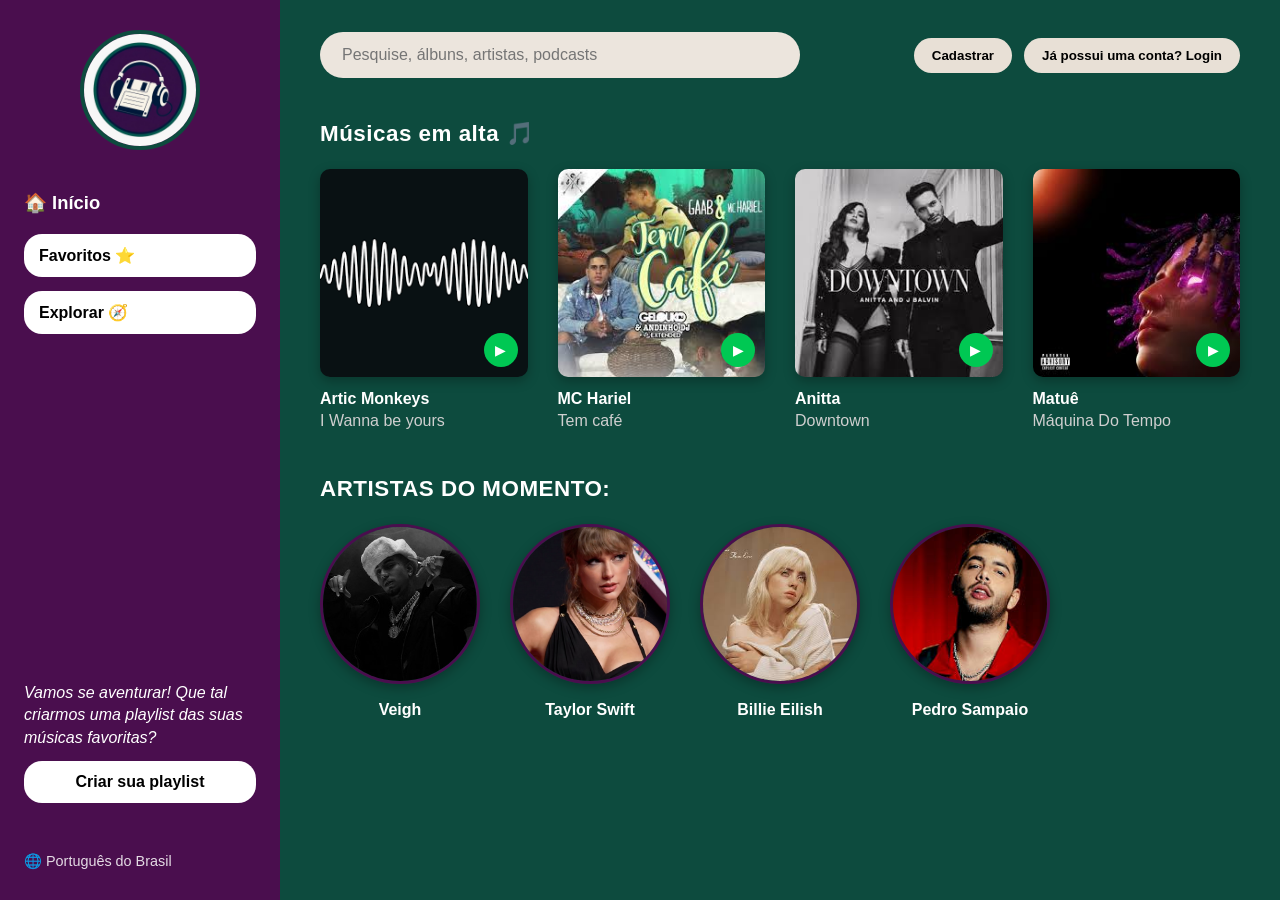
<file: index.html>
<!DOCTYPE html>
<html lang="pt-BR">

<head>
    <meta charset="UTF-8">
    <meta name="viewport" content="width=device-width, initial-scale=1.0">
    <title>ÍNICIO nightnotes</title>
    <link rel="stylesheet" href="css/inicio.css">
</head>

<body>

    <div class="container-principal">

        <aside class="sidebar">
            <div class="logo-area">
                <img src="img/logo nightnotes.jpeg" alt="logo nightnotes">
            </div>

            <nav class="menu">
                <a href="#" class="menu-item">🏠 Início</a>
                <a href="favoritos.html" class="menu-link">
                    <button class="menu-botao" type="button">Favoritos ⭐</button>
                </a>
                <a href="explorar.html" class="menu-link">
                    <button class="menu-botao" type="button">Explorar 🧭</button>
                </a>
            </nav>

            <div class="frase-playlist-box">
                <p>Vamos se aventurar! Que tal criarmos uma playlist das suas músicas favoritas?</p>
                <a href="play.html" class="menu-link">
                    <button class="botao-playlist" type="button">Criar sua playlist</button>
                </a>
            </div>

            <footer class="sidebar-footer">
                🌐 Português do Brasil
            </footer>
        </aside>

        <main class="conteudo-principal">

            <header class="topo-busca">
                <div class="pesquisa-de-conteudos">
                    <input type="text" placeholder="Pesquise, álbuns, artistas, podcasts" class="input-busca">
                </div>
                <div class="botoes-principais">
                    <a href="cadastro-nightnotes.html">
                        <button class="formulario_botao" type="button">Cadastrar</button>
                    </a>
                    <a href="loginpag.html">
                        <button class="formulario_botao" type="button">Já possui uma conta? Login</button>
                    </a>
                </div>
            </header>

            <section class="secao-musicas">
                <h2>Músicas em alta 🎵</h2>

                <div class="grid-cards">
                    <div class="card-musica">
                        <div class="capa-artista">
                            <img src="img/i wanna be yours.png" alt="Capa i wanna be yours">
                            <span class="play-icon">▶</span>
                        </div>
                        <h3>Artic Monkeys</h3>
                        <p><a href="https://youtu.be/nyuo9-OjNNg?si=ALRdR4h_-ykd8jPV" target="_blank"
                                class="link-musica">I Wanna be yours</a></p>
                    </div>

                    <div class="card-musica">
                        <div class="capa-artista">
                            <img src="img/tem café.jpg" alt="Capa tem café ">
                            <span class="play-icon">▶</span>
                        </div>
                        <h3>MC Hariel</h3>
                        <p><a href="https://youtu.be/Vj5-IfGurNc?si=1cescrTgLQXgjUkF" target="_blank"
                                class="link-musica">Tem café</a></p>
                    </div>

                    <div class="card-musica">
                        <div class="capa-artista">
                            <img src="img/anita downtown.jpg" alt="Capa anitta ">
                            <span class="play-icon">▶</span>
                        </div>
                        <h3>Anitta </h3>
                        <p><a href="https://youtu.be/wlS6Ix7mA0w?si=UEFsYFdvRGtVlBS3" target="_blank"
                                class="link-musica">Downtown</a></p>
                    </div>

                    <div class="card-musica">
                        <div class="capa-artista">
                            <img src="img/Maquina do tempo.jpg" alt="Capa matue ">
                            <span class="play-icon">▶</span>
                        </div>
                        <h3>Matuê</h3>
                        <p><a href="https://youtu.be/ZPcG9PCfagM?si=Qdj10IK-L6ma2KWr" target="_blank"
                                class="link-musica">Máquina Do Tempo</a></p>
                    </div>
                </div>
            </section>

            <section class="secao-artistas">
                <h2>ARTISTAS DO MOMENTO:</h2>
                <div class="grid-artistas">
                    <div class="card-artista">
                        <a href="https://www.instagram.com/veigh/" target="_blank"
                            style="text-decoration: none; color: inherit;">
                            <img src="img/veigh.jpg" alt="Artista" class="img-redonda">
                            <h3>Veigh</h3>
                        </a>
                    </div>

                    <div class="card-artista">
                        <a href="https://www.instagram.com/taylorswift/" target="_blank"
                            style="text-decoration: none; color: inherit;">
                            <img src="img/Taylor Swift.png" alt="Artista" class="img-redonda">
                            <h3>Taylor Swift</h3>
                        </a>
                    </div>

                    <div class="card-artista">
                        <a href="https://www.instagram.com/billieeilish/" target="_blank"
                            style="text-decoration: none; color: inherit;">
                            <img src="img/Billie Eilish.jpg" alt="Artista" class="img-redonda">
                            <h3>Billie Eilish</h3>
                        </a>
                    </div>

                    <div class="card-artista">
                        <a href="https://www.instagram.com/pedrosampaio/" target="_blank"
                            style="text-decoration: none; color: inherit;">
                            <img src="img/Pedro Sampaio.jpg" alt="Artista" class="img-redonda">
                            <h3>Pedro Sampaio</h3>
                        </a>
                    </div>
                </div>
            </section>

        </main>

    </div>
</body>

</html>
</file>
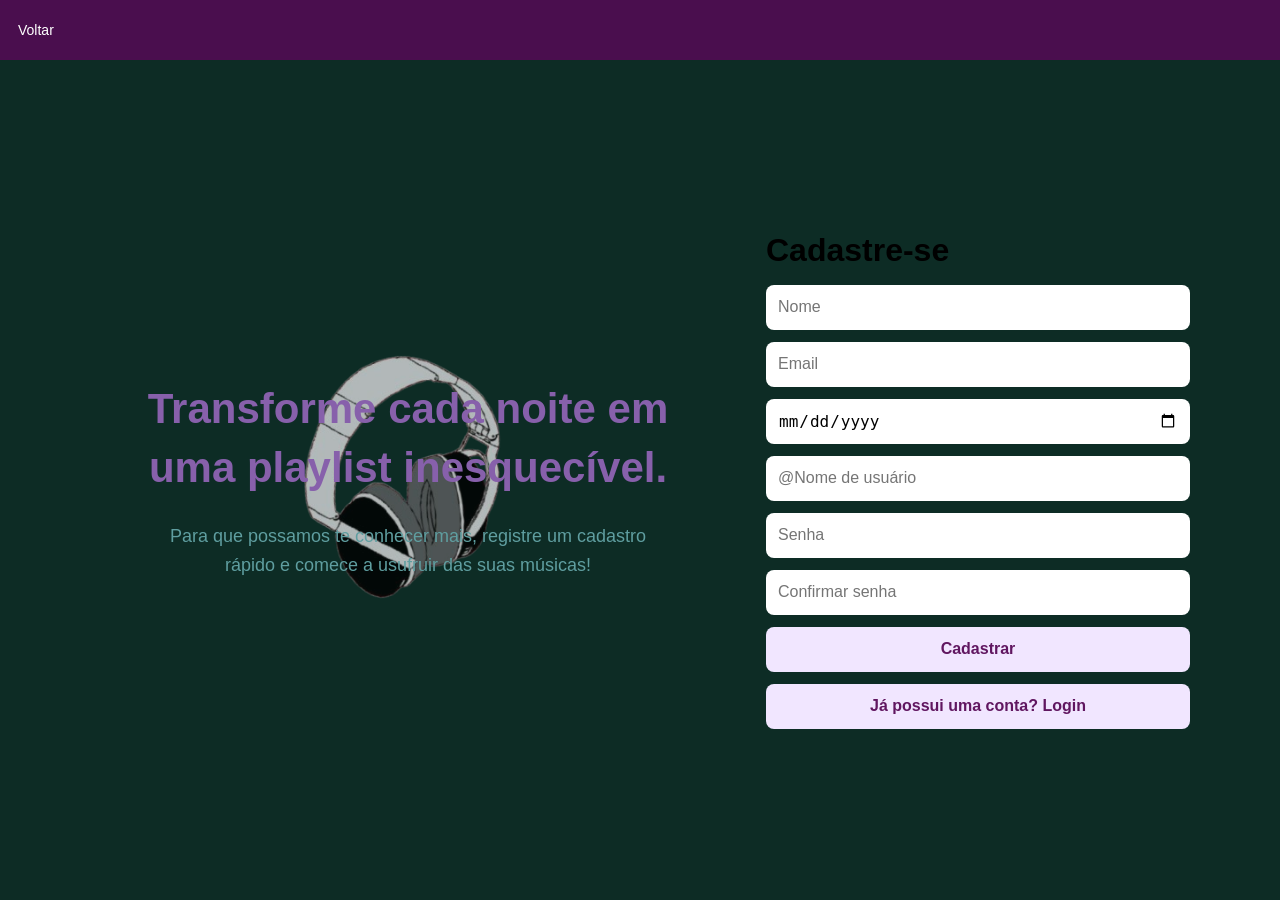
<file: cadastro-nightnotes.html>
<!DOCTYPE html>
<html lang="pt-br">
<head>
  <meta charset="UTF-8">
  <meta name="viewport" content="width=device-width, initial-scale=1.0">
  <title>Página de cadastro</title>
  <link rel="stylesheet" href="css/cadastro.css">
</head>
<body>
  <div class="pagina">
    <header class="cabecalho">
      <a href="index.html" style="text-decoration: none; width: 100%;">
        <button class="botao-voltar" type="button">Voltar</button>
      </a>
    </header>

    <main class="conteudo">
      <section class="apresentacao">
        <img src="img/fone_de_ouvido-removebg-preview.png" alt="Fone de ouvido" class="fone">
        <h1 class="apresentacaotitulo">
          Transforme cada noite em uma playlist inesquecível.
        </h1>
        <p class="apresentacaotexto">
          Para que possamos te conhecer mais, registre um cadastro rápido e comece a usufruir das suas músicas!
        </p>
      </section>
      
      <section class="cadastro">
        <h2 class="cadastrotitulo">Cadastre-se</h2>

        <form class="formulario">
          <input class="formulario__campo" type="text" placeholder="Nome">
          <input class="formulario__campo" type="email" placeholder="Email">
          <input class="formulario__campo" type="date">
          <input class="formulario__campo" type="text" placeholder="@Nome de usuário">
          <input class="formulario__campo" type="password" placeholder="Senha">
          <input class="formulario__campo" type="password" placeholder="Confirmar senha">
          
          <a href="index.html" style="text-decoration: none; width: 100%;">
            <button class="formulario__botao" type="button" style="width: 100%;">Cadastrar</button>
          </a>

          <a href="loginpag.html" style="text-decoration: none; width: 100%;">
            <button class="formulario__botao" type="button" style="width: 100%;">Já possui uma conta? Login</button>
          </a>
        </form>
      </section>
    </main>

    <footer class="rodape"></footer>
  </div>
</body>
</html>
</file>
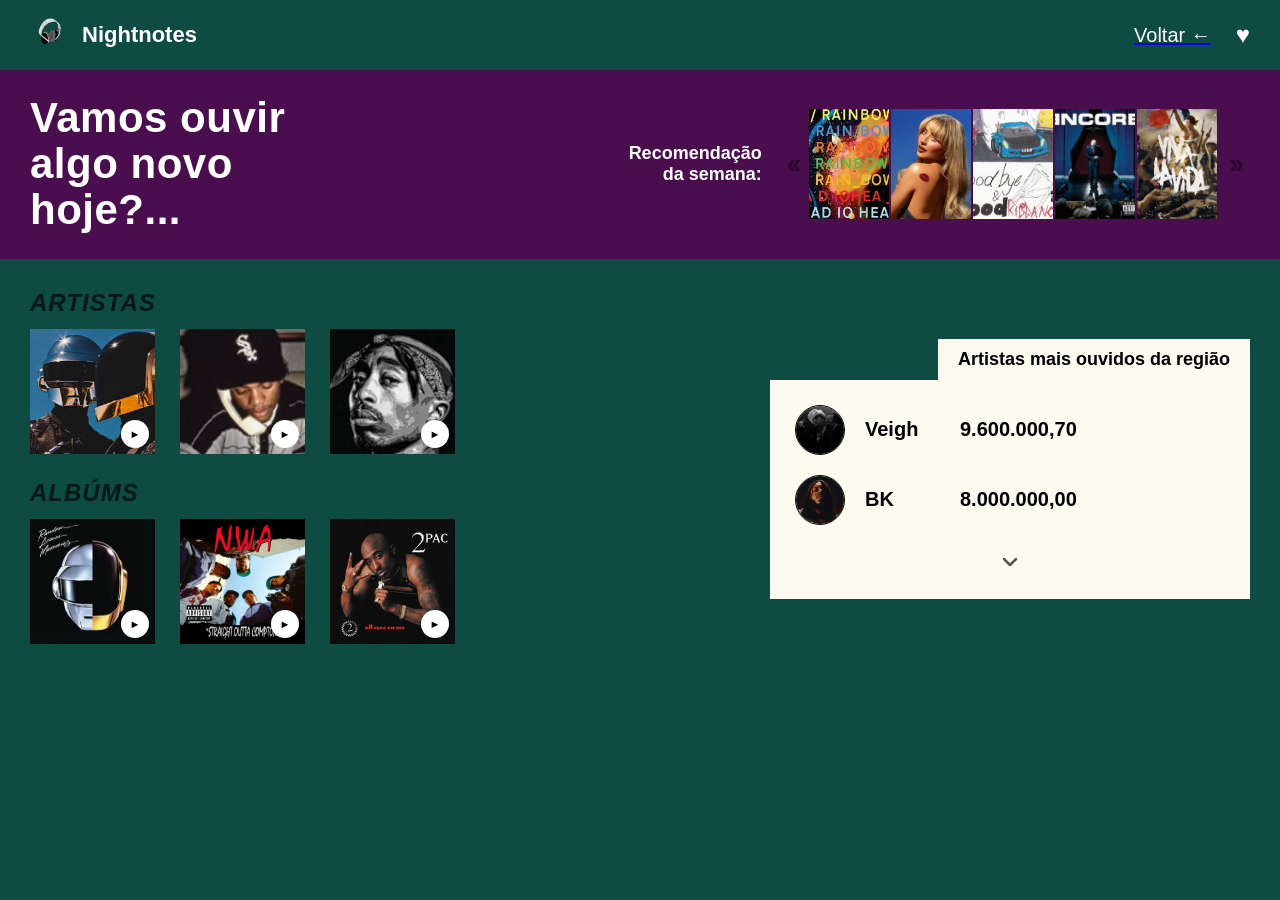
<file: explorar.html>
<!DOCTYPE html>
<html lang="pt-BR">
<head>
  <meta charset="UTF-8">
  <meta name="viewport" content="width=device-width, initial-scale=1.0">
  <title>Explorar Nightnotes</title>
  <link rel="stylesheet" href="css/explorar.css">
</head>
<body>
<div class="app-container">
 
  <header class="topbar">
    <div class="logo">
      <div class="logo-circle"><img src="img/fundo.png" alt="Logo"></div>
      <span>Nightnotes</span>
    </div>
    <div class="topbar-right">
      <a href="index.html" color="white">
            <span class="back-button">Voltar &larr;</span>
      </a>
      <span class="heart">&hearts;</span>
    </div>
  </header>

  <section class="hero">
    <div class="hero-left">
      <h1>Vamos ouvir<br>algo novo<br>hoje?...</h1>
    </div>
    
    <div class="recomendacao-container">
      <p class="subtitulo-semana">Recomendação<br>da semana:</p>
      <div class="capas-carrossel">
        <span class="carousel-arrow">&lsaquo;&lsaquo;</span>
        <img src="img/recomendacao1.jpg" alt="Capa 1">
        <img src="img/recomendacao2.jpg" alt="Capa 2">
        <img src="img/recomendacao3.jpg" alt="Capa 3">
        <img src="img/recomendacao4.jpg" alt="Capa 4">
        <img src="img/recomendacao5.jpg" alt="Capa 5">
        <span class="carousel-arrow">&rsaquo;&rsaquo;</span>
      </div>
    </div>
  </section>

  <main class="content">
    <div class="left-side">
     
      <section class="section">
        <h2>ARTISTAS</h2>
        <div class="cards">
          <div class="card">
            <img src="img/artista1.png" alt="Artista 1">
            <button class="play-btn">&#9658;</button>
          </div>
          <div class="card">
            <img src="img/artista2.png" alt="Artista 2">
            <button class="play-btn">&#9658;</button>
          </div>
          <div class="card">
            <img src="img/artista3.png" alt="Artista 3">
            <button class="play-btn">&#9658;</button>
          </div>
        </div>
      </section>

      <section class="section">
        <h2>ALBÚMS</h2>
        <div class="cards">
          <div class="card">
            <img src="img/album1.jpg" alt="Álbum 1">
            <button class="play-btn">&#9658;</button>
          </div>
          <div class="card">
            <img src="img/album2.jpg" alt="Álbum 2">
            <button class="play-btn">&#9658;</button>
          </div>
          <div class="card">
            <img src="img/album3.jpg" alt="Álbum 3">
            <button class="play-btn">&#9658;</button>
          </div>
        </div>
      </section>

    </div>

    <aside class="sidebar">
      <div class="sidebar-title">Artistas mais ouvidos da região</div>
      <div class="ranking">
        <div class="rankartista">
          <img class="artista-foto" src="img/veigh.jpg" alt="Veigh">
          <div class="rank-detalhes">
            <span class="rank-nome">Veigh</span>
            <span class="rank-ouvintes">9.600.000,70</span>
          </div>
        </div>
        <div class="rankartista">
          <img class="artista-foto" src="img/bk ft.jpg" alt="BK">
          <div class="rank-detalhes">
            <span class="rank-nome">BK</span>
            <span class="rank-ouvintes">8.000.000,00</span>
          </div>
        </div>
        <div class="ranking-chevron">
          <svg width="24" height="24" viewBox="0 0 24 24" fill="none" stroke="#555" stroke-width="2.5" stroke-linecap="round" stroke-linejoin="round"><polyline points="6 9 12 15 18 9"></polyline></svg>
        </div>
      </div>
    </aside>
  </main>
</div>
</body>
</html>
</file>
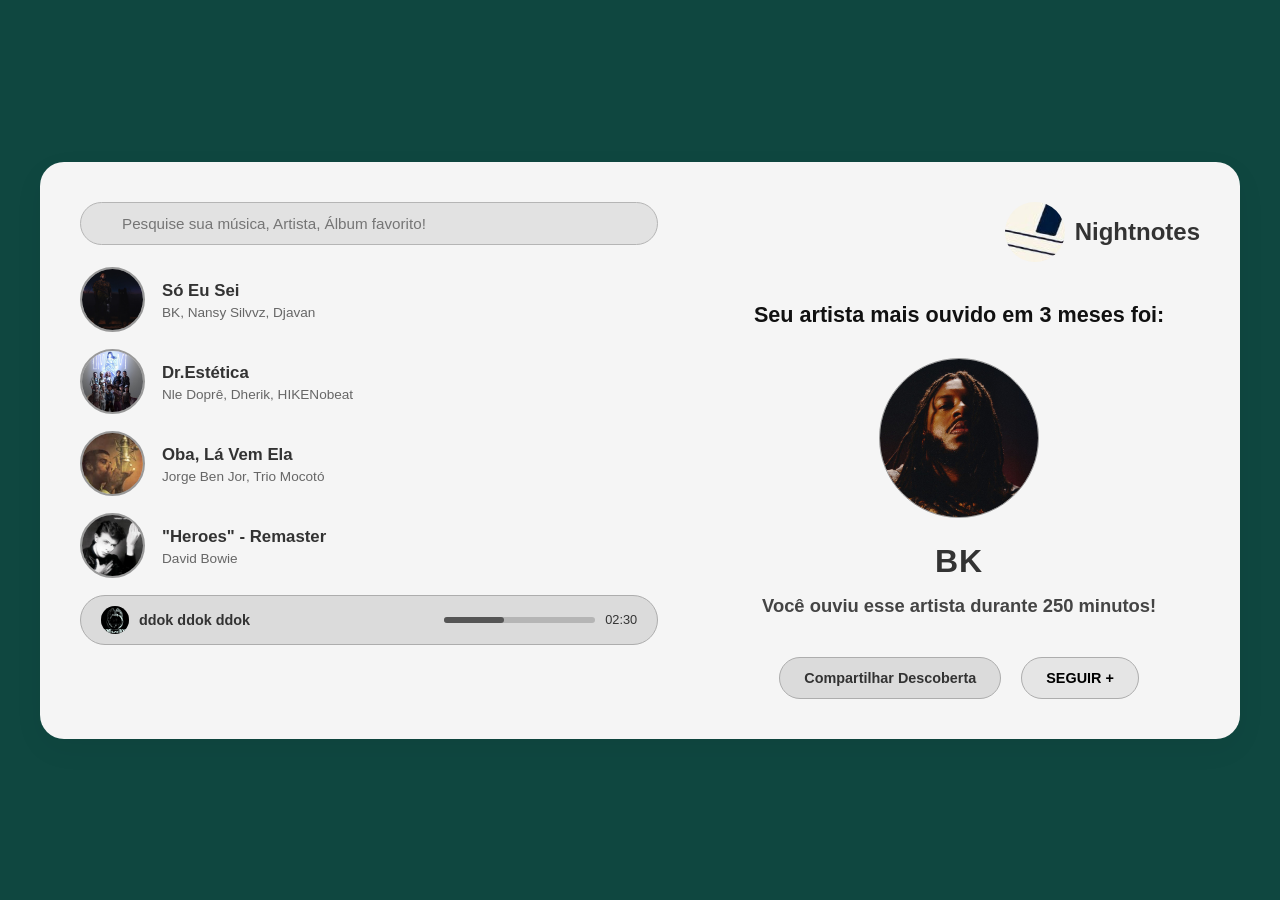
<file: favoritos.html>
<!DOCTYPE html>
<html lang="pt-BR">
<head>
    <meta charset="UTF-8">
    <meta name="viewport" content="width=device-width, initial-scale=1.0">
    <title>Nightnotes</title>
    <link rel="stylesheet" href="css/favoritos.css">
    
</head>
<body>

    <div class="app-container">
        
        <aside class="sidebar">
            <div class="search-bar">
                <i class="fa-solid fa-magnifying-glass"></i>
                <input type="text" placeholder="Pesquise sua música, Artista, Álbum favorito!">
            </div>

             <div class="music-list">
                <div class="music-item">
                    <div class="capas-musicas"> <img src="img/musica bk.jfif" alt="Só Eu Sei"></div>
                   
                    <div class="music-info">
                        <h3>Só Eu Sei</h3>
                        <p>BK, Nansy Silvvz, Djavan</p>
                    </div>
                    <div class="music-actions">
                        <i class="fa-regular fa-heart"></i>
                        <i class="fa-solid fa-ellipsis"></i>
                    </div>
                </div>
            
            
            <div class="music-list">
                <div class="music-item">
                    <div class="capas-musicas"> <img src="img/Omni dopre.jpg" alt="Dr Estética"></div>
                   
                    <div class="music-info">
                        <h3>Dr.Estética</h3>
                        <p>Nle Doprê, Dherik, HIKENobeat</p>
                    </div>
                    <div class="music-actions">
                        <i class="fa-regular fa-heart"></i>
                        <i class="fa-solid fa-ellipsis"></i>
                    </div>
                </div>

                <div class="music-item">
                    <div class="capas-musicas"><img src="img/Jorge ben musica.jfif" alt="Oba, Lá Vem Ela"></div>
                    
                    <div class="music-info">
                        <h3>Oba, Lá Vem Ela</h3>
                        <p>Jorge Ben Jor, Trio Mocotó</p>
                    </div>
                    <div class="music-actions">
                        <i class="fa-regular fa-heart"></i>
                        <i class="fa-solid fa-ellipsis"></i>
                    </div>
                </div>

                <div class="music-item">
                    <div class="capas-musicas"><img src="img/DavidBowieHeroes.jpg" alt="Heroes">
                    </div>
                    
                    <div class="music-info">
                        <h3>"Heroes" - Remaster</h3>
                        <p>David Bowie</p>
                    </div>
                    <div class="music-actions">
                        <i class="fa-regular fa-heart"></i>
                        <i class="fa-solid fa-ellipsis"></i>
                    </div>
                </div>
            </div>

            <div class="player-bar">
                <div class="player-info">
                    <div class="foto-da-musica-tocando">
                    <img src="img/meu momo pediu ave maria.jfif" alt="ddok ddok ddok"></div>
                    <span>ddok ddok ddok</span>
                </div>
                <div class="player-controls">
                    <div class="playback-buttons">
                        <i class="fa-solid fa-backward-step"></i>
                        <i class="fa-solid fa-circle-play play-btn"></i>
                        <i class="fa-solid fa-forward-step"></i>
                    </div>
                    <div class="progress-container">
                        <div class="progress-bar">
                            <div class="progress-current"></div>
                        </div>
                        <span class="time">02:30</span>
                    </div>
                </div>
            </div>
        </aside>

        <main class="main-content">
            <header class="app-header">
                <div class="logo-placeholder"><img src="img/logo nightnotes.jpeg" alt="Logo Nightnotes"></div>
                <h1>Nightnotes</h1>
            </header>

            <section class="featured-artist-section">
                <h2>Seu artista mais ouvido em 3 meses foi:</h2>
                
                <div class="foto-do-artista-mais-ouvido">
                    <img src="img/bk ft.jpg" alt="Foto do BKristo">
                    <span>Foto do artista</span>
                </div>

                <h3 class="artist-name">BK</h3>
                <p class="artist-stats">Você ouviu esse artista durante 250 minutos!</p>

                <div class="action-buttons">
                    <button class="btn-secondary">Compartilhar Descoberta</button>
                    <button class="btn-primary">SEGUIR +</button>
                </div>
            </section>
        </main>

    </div>

</body>
</html>
</file>
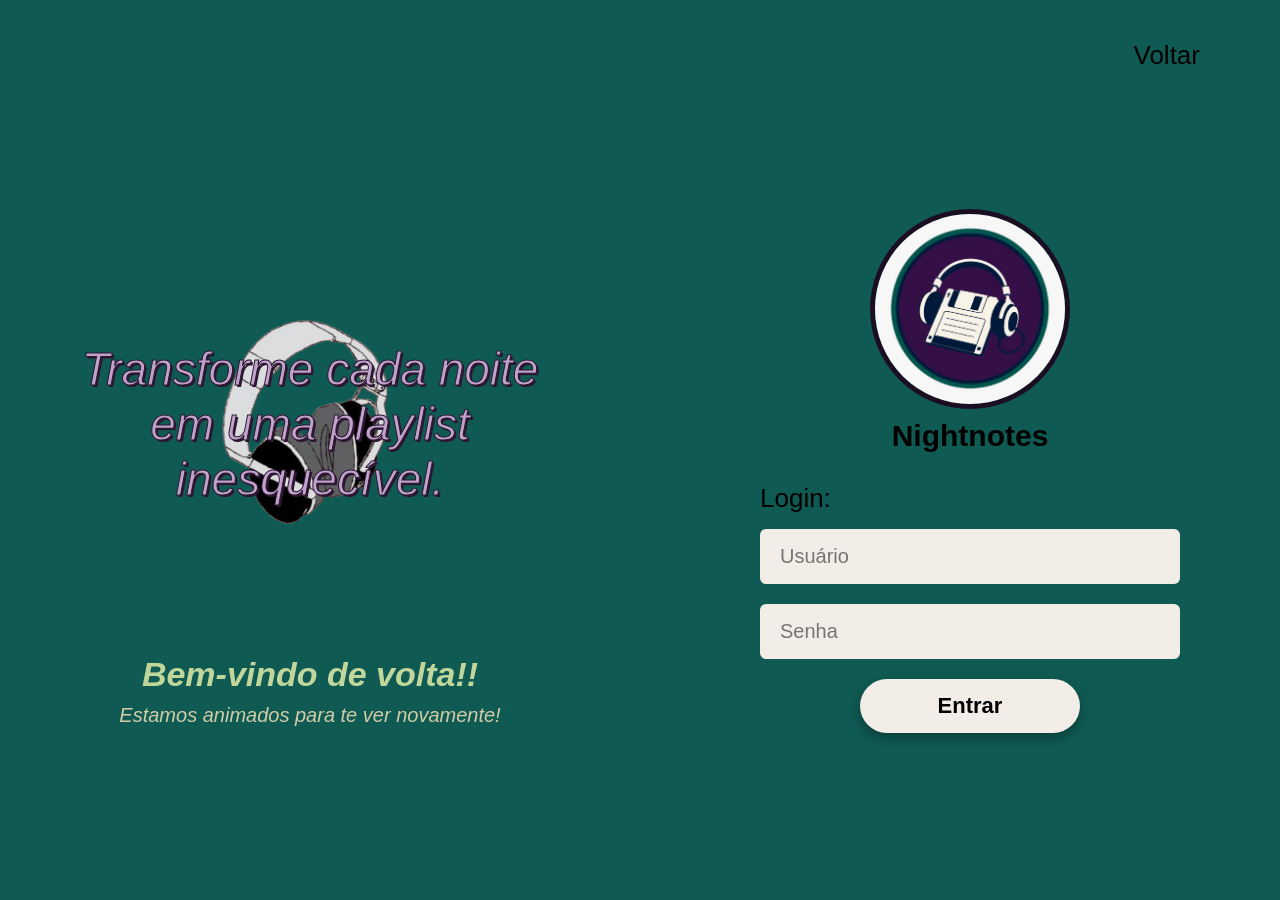
<file: loginpag.html>
<!DOCTYPE html>
<html lang="pt-br">
<head>
  <meta charset="UTF-8">
  <meta name="viewport" content="width=device-width, initial-scale=1.0">
  <title>Nightnotes</title>
  <link rel="stylesheet" href="css/stylog.css">
</head>
<body>
  <main class="container">
    <header class="cabecalho">
      <a href="index.html" class="voltar" color="white">Voltar</a>
    </header>

    <div class="conteudo-principal">
      <section class="esquerda">
        <div class="hero">
          <p class="tituloini">
            Transforme cada noite em uma playlist inesquecível.
          </p>
          <img src="img/fone_de_ouvido-removebg-preview.png" alt="Fone de ouvido" class="fone">
        </div>

        <p class="bemvindo">Bem-vindo de volta!!</p>
        <p class="legenda">Estamos animados para te ver novamente!</p>
      </section>

      <section class="direita">
        <div class="logo">
          <img src="img/logo.jpeg" alt="Logo Nightnotes">
          <p class="nomeweb">Nightnotes</p>
        </div>

        <div class="formulario">
          <p class="login">Login:</p>
          <input type="text" placeholder="Usuário" class="campo">
          <input type="password" placeholder="Senha" class="campo">
          <a href="index.html" style="text-decoration: none; width: 100%; display: flex; justify-content: center;">
            <button class="entrar">Entrar</button>
          </a>
          
        </div>
      </section>
    </div>
  </main>
</body>
</html>
</file>
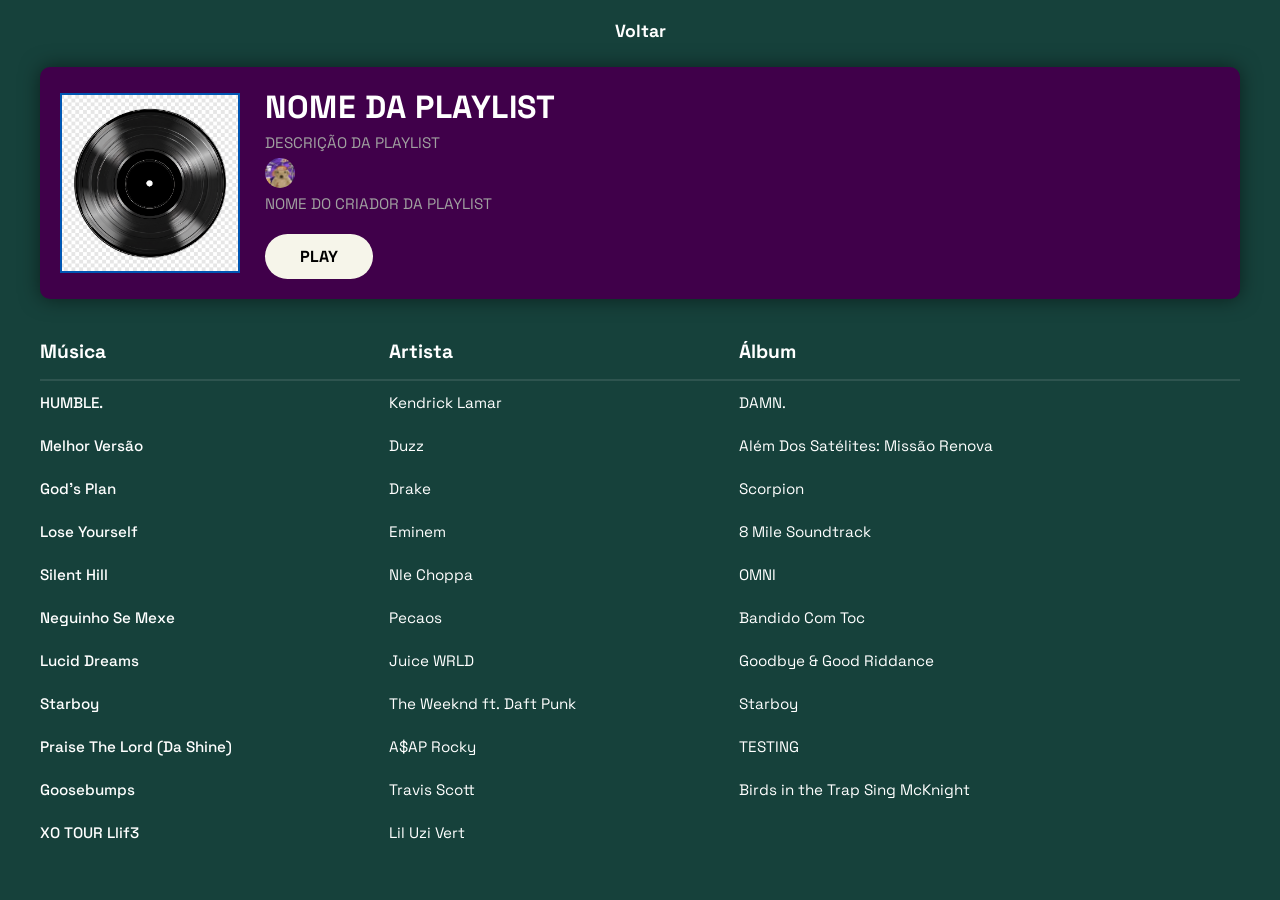
<file: play.html>
<!DOCTYPE html>
<html lang="pt-BR">
<head>
    <meta charset="UTF-8">
    <meta name="viewport" content="width=device-width, initial-scale=1.0">
    <title>Playlist</title>
    <link rel="stylesheet" href="css/song.css">
    <link href="https://fonts.googleapis.com/css2?family=Space+Grotesk:wght@400;500;700&display=swap" rel="stylesheet">
</head>
<body>
    <a href="index.html">    
        <button class="back-btn">Voltar</button>
    </a>


    <div class="playlist-container">

        <div class="playlist-header">
            <img src="img/disco.jpg" alt="Foto da Playlist" class="playlist-cover">
            <div class="playlist-info">
                <h2 class="playlist-name">NOME DA PLAYLIST</h2>
                <p class="playlist-desc">DESCRIÇÃO DA PLAYLIST</p>
                <img src="img/wifi.png" alt="Avatar do Criador" class="creator-avatar"> 
                <span class="playlist-creator">NOME DO CRIADOR DA PLAYLIST</span>
                <button class="play-btn">PLAY</button>
            </div>
        </div>

        <div class="playlist-tracks">
            <div class="track-header">
                <span>Música</span>
                <span>Artista</span>
                <span>Álbum</span>
            </div>

            <div class="track-list">
                <div class="track">
                    <span class="track-name">
                        <a href="https://youtu.be/tvTRZJ-4EyI?si=lMJ8ie3VD9rM7FiO" target="_blank" class="track-link">HUMBLE.</a>
                    </span>
                    <span>Kendrick Lamar</span>
                    <span>DAMN.</span>
                </div>

                <div class="track">
                    <span class="track-name">
                        <a href="https://youtu.be/E5_QITFNTxE?si=aompv1Bob9zq5hTH" target="_blank" class="track-link">Melhor Versão</a>
                    </span>
                    <span>Duzz</span>
                    <span>Além Dos Satélites: Missão Renova</span>
                </div>

                <div class="track">
                    <span class="track-name">
                        <a href="https://youtu.be/xpVfcZ0ZcFM?si=HS8O1QUPC2VSdqiv" target="_blank" class="track-link">God's Plan</a>
                    </span>
                    <span>Drake</span>
                    <span>Scorpion</span>
                </div>

                <div class="track">
                    <span class="track-name">
                        <a href="https://youtu.be/xFYQQPAOz7Y?si=Mx9TpMgMc16qRRks" target="_blank" class="track-link">Lose Yourself</a>
                    </span>
                    <span>Eminem</span>
                    <span>8 Mile Soundtrack</span>
                </div>
                <div class="track">
                    <span class="track-name">Silent Hill</span>
                    <span class="track-artist">Nle Choppa</span>
                    <span class="track-album">OMNI</span>
                </div>
                <div class="track">
                    <span class="track-name">
                        <a href="https://youtu.be/v1XbUoMwVKg?si=B7Lb6g7DCC0_Twxy" target="_blank" class="track-link">Neguinho Se Mexe</a>
                    </span>
                    <span class="track-artist">Pecaos</span>
                    <span class="track-album">Bandido Com Toc</span>
                </div>
                <div class="track">
                    <span class="track-name">Lucid Dreams</span>
                    <span class="track-artist">Juice WRLD</span>
                    <span class="track-album">Goodbye & Good Riddance</span>
                </div>
                <div class="track">
                    <span class="track-name">Starboy</span>
                    <span class="track-artist">The Weeknd ft. Daft Punk</span>
                    <span class="track-album">Starboy</span>
                </div>
                <div class="track">
                    <span class="track-name">Praise The Lord (Da Shine)</span>
                    <span class="track-artist">A$AP Rocky</span>
                    <span class="track-album">TESTING</span>
                </div>
                <div class="track">
                    <span class="track-name">Goosebumps</span>
                    <span class="track-artist">Travis Scott</span>
                    <span class="track-album">Birds in the Trap Sing McKnight</span>
                </div>
                <div class="track">
                    <span class="track-name">XO TOUR Llif3</span>
                    <span class="track-artist">Lil Uzi Vert</span>
</file>
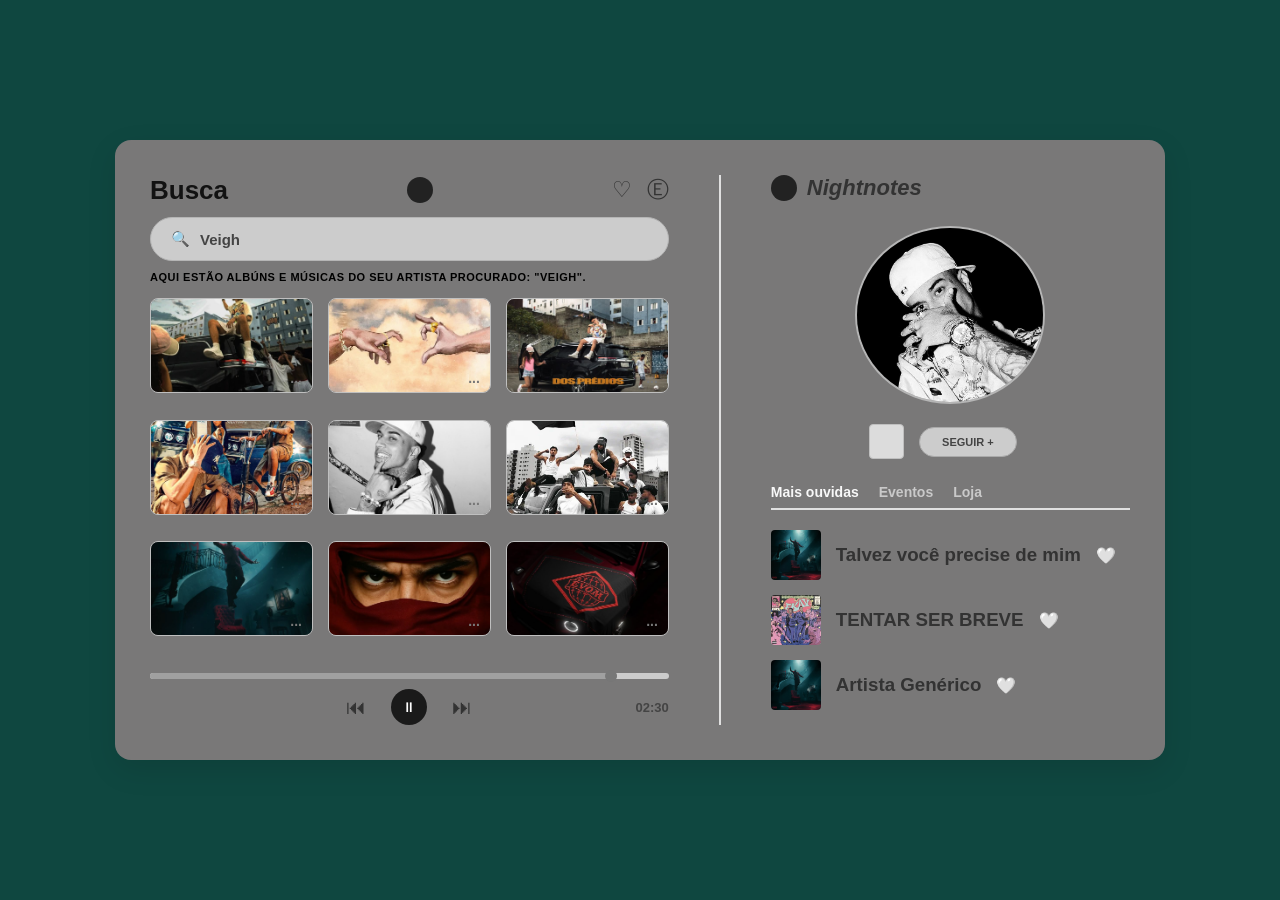
<file: sitepesquisa.html>
<!DOCTYPE html>
<html lang="pt-br">
<head>
    <meta charset="UTF-8">
    <meta name="viewport" content="width=device-width, initial-scale=1.0">
    <title>Página de Pesquisa NightNotes</title>
<link rel="stylesheet" href="css/pesquisa.css">

</head>
<body>

<div class="janela-aplicativo">
        
        <div class="painel-esquerdo">
            
            <div class="topo-busca">
                <div class="titulo-busca">Busca</div>
                    <div class="icone-perfil-cinza">
                       
                    
                    
                </div>
                <div class="icones-direita-topo">
                    <span>♡</span>
                    <span>Ⓔ</span>
                </div>
            </div>

            <div class="barra-pesquisa">
                <span>🔍</span> Veigh
            </div>

            <div class="texto-aviso">
                AQUI ESTÃO ALBÚNS E MÚSICAS DO SEU ARTISTA PROCURADO: "VEIGH".
            </div>

            <div class="grade-albuns">
                <div class="card-album"> <img src="img/capa1.jpg" alt=""></div>
                <div class="card-album"><img src="img/capa2.jpg" alt=""></div>
                <div class="card-album"><img src="img/capa3.jpg" alt=""></div>
                <div class="card-album"><img src="img/capa4.jpg" alt=""></div>
                <div class="card-album"><img src="img/capa5.jpg" alt=""></div>
                <div class="card-album"><img src="img/capa6.jpg" alt=""></div>
                <div class="card-album"><img src="img/capa7.jpg" alt=""></div>
                <div class="card-album"><img src="img/capa8.jpg" alt=""></div>
                <div class="card-album"><img src="img/capa9.jpg" alt=""></div>
            </div>

            <div class="container-player">
                
                
                
                
                <div class="barra-progresso-fundo">
                    <div class="barra-progresso-interna"></div>
                </div>
                <div class="controles-botoes">
                    
                    <span class="botao-comando">⏮</span>
                    <span class="botao-play">⏸</span>
                    <span class="botao-comando">⏭</span>
                    <span class="tempo-musica">02:30</span>
                </div>
            </div>
        
        </div>

        <div class="painel-direito">
            
            <div class="logo-nightnotes">
                <div class="icone-logo"></div>
                Nightnotes
            </div>

            <div class="foto-perfil-artista">
                <img src="img/veighperfil.jpg" alt="Foto do Veigh">
            </div>

            <div class="acoes-artista">
                <div class="mini-quadrado"></div>
                <button class="btn-seguir">SEGUIR +</button>
                <div class="mini-circulo"></div>
            </div>

            <div class="abas-navegacao">
                <span class="aba-ativa">Mais ouvidas</span>
                <span>Eventos</span>
                <span>Loja</span>
            </div>

            <!-- Música 1 -->
<div class="musicas-veigh">
    <img src="img/talvez-voce-precise.jfif.jfif" alt="Capa - Talvez você precise de mim" class="imagem-pequena">
    
    <div class="info-texto">
        <h3>Talvez você precise de mim</h3>
    </div>
    <span class="icone-coracao">🤍</span>
</div>

<!-- Música 2 -->
<div class="musicas-veigh">
    <img src="img/tentar-ser-breve.jfif.jfif" alt="Capa - TENTAR SER BREVE" class="imagem-pequena">
    
    <div class="info-texto">
        <h3>TENTAR SER BREVE</h3>
    </div>
    <span class="icone-coracao">🤍</span>
</div>
               
<!-- Música 3 -->
<div class="musicas-veigh">
    <img src="img/artista-generico.jfif.jfif" alt="Capa - Artista Genérico" class="imagem-pequena">
    
    <div class="info-texto">
        <h3>Artista Genérico</h3>
    </div>
    <span class="icone-coracao">🤍</span>
</div>

</body>
</html>












</body>
</html>
</file>
<file: css/inicio.css>
* {
    margin: 0;
    padding: 0;
    box-sizing: border-box;
    font-family: 'Space Grotesk', 'Manrope', sans-serif;
}

body {
    background-color: #0d2c25;
    min-height: 100vh;
    overflow: hidden;
}

.container-principal {
    display: flex;
    min-height: 100vh;
    width: 100%;
}

.sidebar {
    width: 280px;
    min-width: 280px;
    background-color: #4a0e4e;
    display: flex;
    flex-direction: column;
    padding: 30px 24px;
    gap: 22px;
}

.logo-area {
    text-align: center;
    margin-bottom: 10px;
}

.logo-area img {
    width: 120px;
    height: 120px;
    border-radius: 50%;
    border: 4px solid #0d4b3e;
    object-fit: cover;
}

.menu {
    display: flex;
    flex-direction: column;
    gap: 14px;
}

.menu-item {
    color: #ffffff;
    text-decoration: none;
    font-weight: bold;
    font-size: 1.15rem;
    padding: 6px 0;
}

.menu-link {
    text-decoration: none;
    width: 100%;
}

.menu-botao,
.botao-playlist {
    width: 100%;
    border: none;
    border-radius: 18px;
    cursor: pointer;
    font-weight: bold;
    background-color: #ffffff;
    color: #000000;
}

.menu-botao {
    padding: 12px 15px;
    font-size: 1rem;
    text-align: left;
}

.frase-playlist-box {
    margin-top: auto;
    margin-bottom: 18px;
    font-style: italic;
    font-size: 1rem;
    line-height: 1.4;
    color: #ffffff;
    display: flex;
    flex-direction: column;
    gap: 12px;
}

.botao-playlist {
    padding: 12px;
    font-size: 1rem;
}

.sidebar-footer {
    color: #ffffff;
    font-size: 0.9rem;
    opacity: 0.85;
    padding-top: 10px;
}

.conteudo-principal {
    flex: 1;
    background-color: #0d4b3e;
    padding: 32px 40px 40px;
    overflow-y: auto;
}

.topo-busca {
    display: flex;
    justify-content: space-between;
    align-items: center;
    gap: 20px;
    margin-bottom: 42px;
}

.pesquisa-de-conteudos {
    flex: 1;
}

.input-busca {
    width: 100%;
    max-width: 480px;
    padding: 14px 22px;
    border-radius: 30px;
    border: none;
    background-color: #ece5dd;
    font-size: 1rem;
    outline: none;
}

.botoes-principais {
    display: flex;
    gap: 12px;
}

.formulario_botao {
    background-color: #e8e0d6;
    color: #000000;
    border: none;
    padding: 10px 18px;
    border-radius: 25px;
    font-weight: bold;
    cursor: pointer;
    white-space: nowrap;
}

h2 {
    font-size: 1.4rem;
    margin-bottom: 22px;
    color: #ffffff;
    letter-spacing: 0.5px;
}

.secao-musicas,
.secao-artistas {
    margin-bottom: 46px;
}

.grid-cards {
    display: grid;
    grid-template-columns: repeat(auto-fill, minmax(165px, 1fr));
    gap: 30px;
}

.card-musica {
    width: 100%;
}

.capa-artista {
    position: relative;
    width: 100%;
    aspect-ratio: 1 / 1;
    border-radius: 10px;
    overflow: hidden;
    box-shadow: 0 4px 12px rgba(0,0,0,0.28);
}

.capa-artista img {
    width: 100%;
    height: 100%;
    object-fit: cover;
}

.play-icon {
    position: absolute;
    bottom: 10px;
    right: 10px;
    background-color: #00c853;
    color: #ffffff;
    border-radius: 50%;
    width: 34px;
    height: 34px;
    display: flex;
    align-items: center;
    justify-content: center;
    font-size: 0.9rem;
}

.card-musica h3,
.card-artista h3 {
    font-size: 1rem;
    color: #ffffff;
    margin-top: 12px;
    line-height: 1.2;
}

.link-musica {
    text-decoration: none;
    color: #cfcfcf;
    display: inline-block;
    margin-top: 4px;
}

.grid-artistas {
    display: grid;
    grid-template-columns: repeat(auto-fill, minmax(140px, 1fr));
    gap: 30px;
}

.card-artista {
    text-align: center;
}

.img-redonda {
    width: 100%;
    aspect-ratio: 1 / 1;
    border-radius: 50%;
    object-fit: cover;
    border: 3px solid #4a0e4e;
    box-shadow: 0 4px 12px rgba(0,0,0,0.28);
}
</file>
<file: css/cadastro.css>
body {
  margin: 0;
  min-height: 100vh;
  background-color: #0d2c25;
  font-family: Arial, sans-serif;
}

.pagina {
  min-height: 100vh;
  display: grid;
  grid-template-rows: 60px 1fr;
  grid-template-areas:
    "cabecalho"
    "conteudo";
}

.cabecalho {
  grid-area: cabecalho;
  background-color: #4a0e4e;
  display: flex;
  align-items: center;
  padding: 0 12px;
}

.botao-voltar {
  border: none;
  background: transparent;
  cursor: pointer;
  font-size: 14px;
  color: white;
}

.conteudo {
  grid-area: conteudo;
  width: min(1100px, 92%);
  margin: 0 auto;
  display: grid;
  grid-template-columns: 1.2fr 0.8fr;
  grid-template-areas: "apresentacao cadastro";
  gap: 40px;
  align-items: center;
  padding: 40px 0;
}

.apresentacao {
  grid-area: apresentacao;
  text-align: center;
  position: relative;
  display: flex;
  flex-direction: column;
  justify-content: center;
  align-items: center;
  min-height: 400px;
}

.fone {
  position: absolute;
  z-index: -1;
  width: 85%;
  max-width: 450px;
  opacity: 0.8;
  pointer-events: none;
}

.apresentacaotitulo {
  margin: 0 0 24px;
  font-size: clamp(28px, 4vw, 42px);
  color: rgb(135, 96, 171);
  font-family: "Space Grotesk", sans-serif;
  line-height: 1.4;
  max-width: 550px;
}

.apresentacaotexto {
  margin: 0;
  font-size: 18px;
  color: cadetblue;
  font-family: "Manrope", sans-serif;
  line-height: 1.6;
  max-width: 500px;
}

.cadastro {
  grid-area: cadastro;
  display: grid;
  gap: 16px;
  justify-items: stretch;
}

.cadastrotitulo {
  margin: 0;
  font-size: 32px;
  font-family: "Space Grotesk", sans-serif;
}

.formulario {
  display: grid;
  gap: 12px;
}

.formulario__campo,
.formulario__botao {
  height: 45px;
  border: none;
  border-radius: 8px;
  font-size: 16px;
}

.formulario__campo {
  padding: 0 12px;
}

.formulario__botao {
  cursor: pointer;
  color: rgb(96, 22, 96);
  background-color: #f1e6ff;
  font-weight: bold;
}
</file>
<file: css/explorar.css>
* {
  margin: 0;
  padding: 0;
  box-sizing: border-box;
  font-family: Arial, Helvetica, sans-serif;
}

body {
  background: #0E4B43;
  min-height: 100vh;
  display: flex;
  justify-content: center;
  align-items: flex-start;
}

.app-container {
  width: 100vw;
  min-height: 100vh;
  background: #0E4B43;
  display: flex;
  overflow: hidden;
  flex-direction: column;
}

.topbar {
  height: 70px;
  display: flex;
  justify-content: space-between;
  align-items: center;
  padding: 0 30px;
  color: #fff; 
}

.logo {
  display: flex;
  align-items: center;
  gap: 12px;
  font-size: 22px;
  font-weight: bold;
}

.logo-circle img {
  width: 40px;
  height: 40px;
  object-fit: cover;
}

.topbar-right {
  display: flex;
  align-items: center;
  gap: 25px;
  font-size: 20px;
}

.back-button {
  cursor: pointer;
  color: #fff;
}

.heart {
  cursor: pointer;
  font-size: 24px;
}

.hero {
  width: 100%;
  background: #4A0E4E; 
  display: flex;
  justify-content: space-between; 
  align-items: center;
  padding: 25px 30px;
}

.hero h1 {
  font-size: 42px; 
  color: #FFF;
  font-weight: bold;
  line-height: 1.1;
  letter-spacing: 0.5px;
}

.recomendacao-container {
  display: flex;
  align-items: center;
  gap: 15px;
}

.subtitulo-semana {
  color: #FFF;
  font-size: 18px;
  text-align: right;
  font-weight: bold;
  line-height: 1.2;
}

.capas-carrossel {
  display: flex;
  align-items: center;
  gap: 2px;
}

.capas-carrossel img {
  width: 80px;
  height: 110px;
  object-fit: cover;
}

.carousel-arrow {
  color: #2c0530;
  font-size: 28px;
  font-weight: bold;
  cursor: pointer;
  padding: 0 10px;
  letter-spacing: -4px;
}

.content {
  display: flex;
  justify-content: space-between;
  align-items: flex-start; 
  padding: 30px;
  flex: 1;
}

.left-side {
  width: 55%;
  display: flex;
  flex-direction: column;
  gap: 25px;
}

.section h2 {
  color: #041816;
  font-size: 24px;
  font-style: italic;
  font-weight: bold;
  margin-bottom: 12px;
  letter-spacing: 1px;
}

.cards {
  display: flex;
  gap: 25px;
}

.card {
  position: relative;
  width: 125px;
  height: 125px;
}

.card img {
  width: 100%;
  height: 100%;
  object-fit: cover;
}

.card .play-btn {
  position: absolute;
  right: 6px;
  bottom: 6px;
  width: 28px;
  height: 28px;
  background: #FFF;
  color: #000;
  border-radius: 50%;
  border: none;
  font-size: 11px;
  display: flex;
  justify-content: center;
  align-items: center;
  cursor: pointer;
}

.sidebar {
  width: 40%;
  display: flex;
  flex-direction: column;
  align-items: flex-end;
  margin-top: 50px;
}

.sidebar-title {
  background: #FDFBF0;
  color: #000;
  font-size: 18px;
  font-weight: bold;
  padding: 10px 20px;
  width: fit-content;
  font-family: sans-serif;
}

.ranking {
  background: #FDFBF0;
  width: 100%;
  max-width: 480px;
  padding: 25px;
  display: flex;
  flex-direction: column;
  gap: 20px;
}

.rankartista {
  display: flex;
  align-items: center;
  gap: 20px;
}

.artista-foto {
  width: 50px;
  height: 50px;
  border-radius: 50%;
  object-fit: cover;
  border: 1px solid #000;
}

.rank-detalhes {
  display: flex;
  align-items: center;
  gap: 25px;
  font-family: sans-serif;
  font-size: 20px;
  font-weight: bold;
  color: #000;
}

.rank-nome {
  min-width: 70px;
}

.ranking-chevron {
  display: flex;
  justify-content: center;
  align-items: center;
  width: 100%;
  margin-top: 5px;
  cursor: pointer;
}
</file>
<file: css/favoritos.css>
* {
    margin: 0;
    padding: 0;
    box-sizing: border-box;
    font-family: 'Space Grotesk', 'Manrope', sans-serif;
}

body {
    background-color: #0f4740;
    color: #333333;
    display: flex;
    justify-content: center;
    align-items: center;
    min-height: 100vh;
    padding: 20px;
}


.app-container {
    display: flex;
    width: 100%;
    max-width: 1200px;
    background-color: #f5f5f5; 
    border-radius: 24px;
    padding: 40px;
    gap: 60px; 
    box-shadow: 0 10px 30px rgba(0,0,0,0.05);
}


.sidebar {
    flex: 1.2; 
    display: flex;
    flex-direction: column;
    gap: 22px;
    min-width: 0;
}


.search-bar {
    display: flex;
    align-items: center;
    background-color: #e2e2e2;
    border: 1px solid #b5b5b5;
    padding: 12px 20px;
    border-radius: 100px; 
    gap: 21px;
}

.search-bar i {
    color: #555;
    font-size: 1.1rem;
}

.search-bar input {
    border: none;
    background: transparent;
    outline: none;
    width: 100%;
    font-size: 0.95rem;
    color: #333;
}


.music-list {
    display: flex;
    flex-direction: column;
    gap: 15px;
}

.music-item {
    display: flex;
    align-items: center;
    gap: 17px;
}


.capas-musicas {
    width: 65px;
    height: 65px;
    background-color: #cccccc;
    border: 2px solid #999;
    border-radius: 50%;
    display: flex;
    align-items: center;
    justify-content: center;
    color: #555;
    overflow: hidden;
    margin-bottom: 2px;
    flex-shrink: 0;

}
    .capas-musicas img{
width:100% ;
height:100% ;
object-fit: cover;
}

.music-info {
    flex: 1;
    min-width: 0;
}

.music-info h3 {
    font-size: 1.05rem;
    font-weight: 600;
    margin-bottom: 4px;
    white-space: nowrap;
    overflow: hidden;
    text-overflow: ellipsis;
}

.music-info p {
    font-size: 0.85rem;
    color: #666;
    white-space: nowrap;
    overflow: hidden;
    text-overflow: ellipsis;
}

.music-actions {
    margin-left: auto;
    flex-shrink: 0;
    display: flex;
    gap: 15px;
    align-items: center;
    font-size: 1.1rem;
    color: #444;
    cursor: pointer;
}


.player-bar {
    margin-top: auto; 
    background-color: #dbdbdb;
    border: 1px solid #adadad;
    border-radius: 50px;
    padding: 10px 20px;
    display: flex;
    align-items: center;
    justify-content: space-between;
    min-width: 0;
    margin-bottom: 10px;
}

.player-info {
    display: flex;
    align-items: center;
    gap: 10px;
    font-size: 0.9rem;
    font-weight: 600;
}

.foto-da-musica-tocando {
    width: 28px;
    height: 28px;
    background-color: #999;
    border-radius: 50%;
    overflow: hidden;
    flex-shrink: 0;
}

.foto-da-musica-tocando img{
width: 100%;
height: 100%;
object-fit: cover;

}

.player-controls {
    display: flex;
    align-items: center;
    gap: 20px;
    flex: 1;
    justify-content: flex-end;
}

.playback-buttons {
    display: flex;
    align-items: center;
    gap: 15px;
    font-size: 1.1rem;
    cursor: pointer;
}

.play-btn {
    font-size: 1.5rem;
}

.progress-container {
    display: flex;
    align-items: center;
    gap: 10px;
    width: 50%;
}

.progress-bar {
    flex: 1;
    height: 6px;
    background-color: #b5b5b5;
    border-radius: 3px;
    position: relative;
}

.progress-current {
    width: 40%;
    height: 100%;
    background-color: #555;
    border-radius: 3px;
}

.time {
    font-size: 0.8rem;
    font-weight: 500;
}


.main-content {
    flex: 1;
    display: flex;
    flex-direction: column;
    align-items: center; 
    text-align: center;
    min-width: 0;
}


.app-header {
    display: flex;
    align-items: center;
    gap: 10px;
    align-self: flex-end; 
    margin-bottom: 40px;
}

.app-header h1 {
    font-size: 1.5rem;
    font-weight: 700;
}


.featured-artist-section {
    display: flex;
    flex-direction: column;
    align-items: center;
    width: 100%;
}

.featured-artist-section h2 {
    font-size: 1.35rem;
    font-weight: 600;
    color:#111111;
    margin-bottom: 30px;
}

.logo-placeholder{
width: 60px;
height: 60px;
display: flex;
align-items: center;
justify-content: center;
overflow: hidden;
border-radius: 50% ;

}
    
.logo-img{
width:100%;
height:100%;
display: block;
object-fit:cover ;
}

.foto-do-artista-mais-ouvido {
    width: 160px;
    height: 160px;
    border-radius: 50%;
    overflow: hidden;
    border: 1px solid #999;
    margin-bottom: 25px;
    box-shadow: inset 0 0 10px rgba(0,0,0,0.05);
    flex-shrink: 0;
}

.foto-do-artista-mais-ouvido img {
    width: 100%;
    height: 100%;
    object-fit: cover;
    display: block;
}

.artist-name {
    font-size: 2rem;
    font-weight: 700;
    margin-bottom: 15px;
    letter-spacing: 1px;
}

.artist-stats {
    font-size: 1.15rem;
    font-weight: 600;
    color: #444;
    margin-bottom: 40px;
}


.action-buttons {
    display: flex;
    gap: 20px;
    width: 100%;
    justify-content: center;
}

button {
    padding: 12px 24px;
    border-radius: 50px;
    font-size: 0.9rem;
    font-weight: 600;
    cursor: pointer;
    transition: all 0.2s ease;
    border: 1px solid #adadad;
}

.btn-secondary {
    background-color: #dbdbdb;
    color: #333;
}

.btn-primary {
    background-color: #e5e5e5;
    color: #000;
    font-weight: 700;
}


button:hover {
    filter: brightness(0.9);
    transform: scale(1.02);
}

.formulario_botao {
    background-color: #e5e5e5;
    color: #000;
    font-weight: 700;
    border: 1px solid #adadad;
    padding: 12px 24px;
    border-radius: 50px;
    font-size: 0.9rem;
    cursor: pointer;
    transition: all 0.2s ease;
}

.menu-item{

 color: #000000; 
    text-decoration: none;
    font-weight: bold;
    font-size: 1.4rem;
}
</file>
<file: css/stylog.css>
* {
  margin: 0;
  padding: 0;
  box-sizing: border-box;
  font-family: Arial, Helvetica, sans-serif;
}

body {
  min-height: 100vh;
  background: #0f5a52;
  display: flex;
  justify-content: center;
  align-items: center;
}

.container {
  width: 100%;
  max-width: 1400px;
  min-height: 100vh;
  padding: 40px;
  display: flex;
  flex-direction: column;
}

.cabecalho {
  width: 100%;
  text-align: right;
  padding-right: 40px;
  margin-bottom: 10px;
}

.voltar {
  color: #000000;
  text-decoration: none;
  font-size: 26px;
  font-weight: 500;
}

.conteudo-principal {
  display: grid;
  grid-template-columns: 1fr 1fr;
  gap: 120px;
  align-items: center;
  width: 100%;
  flex-grow: 1;
}

.esquerda {
  display: flex;
  flex-direction: column;
  align-items: center;
  text-align: center;
}

.hero {
  position: relative;
  width: 100%;
  height: 420px;
  display: flex;
  justify-content: center;
  align-items: center;
}

.fone {
  position: absolute;
  width: 380px;
  z-index: 1;
}

.tituloini {
  position: relative;
  z-index: 2;
  color: #bfa3cc; 
  font-size: 46px;
  font-style: italic;
  line-height: 1.2;
  text-shadow: 2px 2px 0px #2d1630;
  -webkit-text-stroke: 1px #2d1630;
  max-width: 500px;
}

.bemvindo {
  color: #c0d69b;
  font-size: 34px;
  font-style: italic;
  font-weight: bold;
  margin-top: 20px;
}

.legenda {
  color: #d1cca8;
  font-size: 20px;
  font-style: italic;
  margin-top: 10px;
}

.direita {
  display: flex;
  flex-direction: column;
  align-items: center;
}

.logo {
  text-align: center;
  margin-bottom: 30px;
}

.logo img {
  width: 200px;
  height: 200px;
  object-fit: cover;
  border-radius: 50%;
  border: 5px solid #1c0e22;
  display: block;
  margin: 0 auto 10px;
}

.nomeweb {
  color: #000;
  font-size: 30px;
  font-weight: bold;
}

.formulario {
  width: 100%;
  max-width: 420px;
}

.login {
  color: #000;
  font-size: 26px;
  margin-bottom: 15px;
}

.campo {
  width: 100%;
  padding: 16px 20px;
  margin-bottom: 20px;
  border: none;
  border-radius: 6px;
  background: #f2ede7;
  font-size: 20px;
  outline: none;
}

.entrar {
  display: block;
  width: 220px;
  margin: 0 auto;
  padding: 14px;
  border: none;
  border-radius: 35px;
  background: #f2ede7;
  color: #000;
  font-size: 22px;
  font-weight: bold;
  cursor: pointer;
  box-shadow: 0 5px 12px rgba(0, 0, 0, 0.3);
}
</file>
<file: css/song.css>
* {
    margin: 0;
    padding: 0;
    box-sizing: border-box;
    font-family: 'Space Grotesk', sans-serif;
}

body {
    background-color: #16413b;
    color: #fff;
    display: flex;
    flex-direction: column;
    align-items: center;
    padding: 20px 40px 40px 40px;
    overflow: auto;
    min-height: 100vh;
}

.back-btn {
    align-self: flex-start;
    margin-bottom: 25px;
    padding: 0;
    border: none;
    background: none;
    color: #fff;
    font-weight: 700;
    font-size: 1.1rem;
    cursor: pointer;
    transition: opacity 0.2s ease;
}

.back-btn:hover {
    opacity: 0.8;
}

.playlist-container {
    width: 100%;
    max-width: 2200px;
    background-color: transparent;
    display: flex;
    flex-direction: column;
    gap: 30px;
}

.playlist-header {
    display: flex;
    gap: 25px;
    align-items: center;
    background-color: #40004a;
    box-shadow: 0 0 20px rgba(0, 0, 0, 0.5);
    padding: 20px;
    border-radius: 10px;
}

.playlist-header h2 {
    font-family: 'Space Grotesk', sans-serif;
}

.playlist-cover {
    width: 180px;
    height: 180px;
    object-fit: cover;
    border: 2px solid #0056b3;
}

.playlist-info {
    display: flex;
    flex-direction: column;
    gap: 6px;
}

.playlist-name {
    font-size: 2rem;
    font-weight: 700;
    letter-spacing: 0.5px;
}

.playlist-desc,
.playlist-creator {
    font-size: 0.95rem;
    color: #a0a0a0;
    text-transform: uppercase;
}

.play-btn {
    margin-top: 15px;
    padding: 12px 35px;
    border-radius: 50px;
    border: none;
    background-color: #f6f5ea;
    color: #000;
    font-weight: 700;
    font-size: 1rem;
    cursor: pointer;
    width: fit-content;
    transition: transform 0.2s ease;
}

.play-btn:hover {
    transform: scale(1.05);
}

.playlist-tracks {
    display: flex;
    flex-direction: column;
    margin-top: 10px;
}

.track-header {
    display: grid;
    grid-template-columns: 2fr 2fr 3fr;
    gap: 15px;
    font-weight: 700;
    padding-bottom: 15px;
    border-bottom: 2px solid rgba(255,255,255,0.1);
    font-size: 1.2rem;
    color: #fff;
}

.track-list {
    display: flex;
    flex-direction: column;
}

.track {
    display: grid;
    grid-template-columns: 2fr 2fr 3fr;
    gap: 15px;
    padding: 12px 0;
    cursor: pointer;
    transition: background 0.2s;
}

.track span {
    font-size: 0.95rem;
    color: #fff;
    white-space: nowrap;
    overflow: hidden;
    text-overflow: ellipsis;
}

.track-name {
    font-weight: 500;
}

.track-link {
    color: inherit;
    text-decoration: none;
}

.track-link:visited {
    color: inherit;
}

.track-link:hover {
    text-decoration: underline;
}

.playlist-creator-container {
    display: flex;
    gap: 10px;
    align-items: center;
    margin-top: 10px;
}

.creator-avatar {
    width: 30px;
    height: 30px;
    border-radius: 50%;
    object-fit: cover;
}

.playlist-cover,
.playlist-name,
.playlist-creator,
.play-btn {
    cursor: pointer;
}

.track:hover {
    background-color: rgba(255, 255, 255, 0.05);
}
</file>
<file: css/pesquisa.css>
* {
    margin: 0;
    padding: 0;
    box-sizing: border-box;
    font-family: 'Space Grotesk', 'Manrope', sans-serif;
}

body {
    background-color: #0f4740;
    display: flex;
    justify-content: center;
    align-items: center;
    min-height: 100vh;
    padding: 20px;
}

.janela-aplicativo {
    background-color: #797878;
    width: 1050px;
    height: 620px;
    border-radius: 16px;
    display: flex;
    padding: 35px;
    box-shadow: 0 10px 30px rgba(0, 0, 0, 0.1);
    gap: 50px;
    color: #333;
}

.painel-esquerdo {
    flex: 1.3;
    display: flex;
    flex-direction: column;
    justify-content: space-between;
}

.topo-busca {
    display: flex;
    justify-content: space-between;
    align-items: center;
    margin-bottom: 12px;
}

.titulo-busca {
    display: flex;
    align-items: center;
    gap: 12px;
    font-size: 26px;
    font-weight: 700;
    line-height: 1;
    color: rgba(0, 0, 0, 0.85);
}

.icone-perfil-cinza {
    width: 26px;
    height: 26px;
    background-color: #222;
    border-radius: 50%;
}

.icones-direita-topo {
    display: flex;
    gap: 15px;
    font-size: 22px;
    align-items: center;
    color: #333;
}

.barra-pesquisa {
    background-color: #cccccc;
    border-radius: 30px;
    padding: 12px 20px;
    display: flex;
    align-items: center;
    gap: 10px;
    font-weight: 600;
    color: #444;
    border: 1px solid #b5b5b5;
    font-size: 15px;
    margin-bottom: 10px;
}

.texto-aviso {
    font-size: 11px;
    font-weight: bold;
    color: #000000;
    letter-spacing: 0.5px;
    margin-bottom: 15px;
}

.grade-albuns {
    display: grid;
    grid-template-columns: repeat(3, 1fr);
    gap: 15px;
    flex-grow: 1;
    margin-bottom: 25px;
}

.imagem-pequena{
width:50px ;
height:50px;
object-fit:cover ;
border-radius: 4px ;
}

.musicas-veigh{
  display: flex;
  align-items: center;
  gap:15px ;
  margin-bottom: 15px;
  text-align: left;
  width: 100%;
}


.card-album {
    background-color: #dcdcdc;
    border-radius: 8px;
    position: relative;
    border: 1px solid #bfbfbf;
    height: 95px;
    overflow: hidden;
}

.card-album::after {
    content: "...";
    position: absolute;
    bottom: 6px;
    right: 10px;
    color: #777;
    font-weight: bold;
    font-size: 14px;
}

.card-album img {
    width: 100%;
    height: 100%;
    object-fit: cover;
    display: block;
}

.container-player {
    display: flex;
    flex-direction: column;
    gap: 10px;
    width: 100%;
}

.barra-progresso-fundo {
    background-color: #cccccc;
    height: 6px;
    border-radius: 3px;
    position: relative;
    width: 100%;
}

.barra-progresso-interna {
    background-color: #a0a0a0;
    width: 90%;
    height: 100%;
    border-radius: 3px;
    position: relative;
}

.barra-progresso-interna::after {
    content: '';
    position: absolute;
    right: 0;
    top: -3px;
    width: 12px;
    height: 12px;
    background-color: #777;
    border-radius: 50%;
}

.controles-botoes {
    display: flex;
    justify-content: center;
    align-items: center;
    gap: 25px;
    position: relative;
}

.botao-comando {
    font-size: 20px;
    cursor: pointer;
    color: #333;
}

.botao-play {
    background-color: #1a1a1a;
    color: white;
    width: 36px;
    height: 36px;
    border-radius: 50%;
    display: flex;
    justify-content: center;
    align-items: center;
    font-size: 14px;
}

.tempo-musica {
    position: absolute;
    right: 0;
    font-size: 13px;
    color: #444;
    font-weight: 600;
}

.painel-direito {
    flex: 0.9;
    border-left: 2px solid #e0e0e0;
    padding-left: 50px;
    display: flex;
    flex-direction: column;
    align-items: center;
}

.logo-nightnotes {
    display: flex;
    align-items: center;
    gap: 10px;
    font-weight: 800;
    font-size: 22px;
    font-style: italic;
    align-self: flex-start;
    margin-bottom: 25px;
    color: #333;
}

.icone-logo {
    width: 26px;
    height: 26px;
    background-color: #222;
    border-radius: 50%;
}

.foto-perfil-artista {
    width: 190px;
    height: 190px;
    background-color: #cccccc;
    border-radius: 50%;
    display: flex;
    justify-content: center;
    align-items: center;
    font-size: 19px;
    font-weight: bold;
    font-style: italic;
    color: #333;
    border: 2px solid #b5b5b5;
    margin-bottom: 20px;
    overflow: hidden;
}

.foto-perfil-artista img {
    width: 100%;
    height: 100%;
    object-fit: cover;
    display: block;
}

.acoes-artista {
    display: flex;
    align-items: center;
    gap: 15px;
    margin-bottom: 25px;
}

.mini-quadrado {
    width: 35px;
    height: 35px;
    background-color: #dcdcdc;
    border-radius: 4px;
    border: 1px solid #bfbfbf;
    overflow: hidden;
}

.mini-quadrado img {
    width: 100%;
    height: 100%;
    object-fit: cover;
    display: block;
}

.btn-seguir {
    background-color: #cccccc;
    border: 1px solid #aaaaaa;
    padding: 8px 22px;
    border-radius: 20px;
    font-size: 11px;
    font-weight: bold;
    color: #444;
    cursor: pointer;
    text-transform: uppercase;
}

.abas-navegacao {
    display: flex;
    gap: 20px;
    width: 100%;
    justify-content: flex-start;
    border-bottom: 2px solid #e0e0e0;
    padding-bottom: 8px;
    font-size: 14px;
    font-weight: bold;
    color: rgba(255, 255, 255, 0.60);
    margin-bottom: 20px;
}

.aba-ativa {
    color: rgba(255, 255, 255, 0.95);
}

.lista-musicas {
    width: 100%;
    display: flex;
    flex-direction: column;
    gap: 14px;
}

.item-musica {
    display: flex;
    align-items: center;
    justify-content: space-between;
    font-size: 13px;
    color: #000000;
    font-weight: 600;
}

.alinhamento-esquerda-musica {
    display: flex;
    align-items: center;
    gap: 12px;
}

.icone-coracao {
    color: #555;
    font-size: 16px;
    cursor: pointer;
}
</file>
